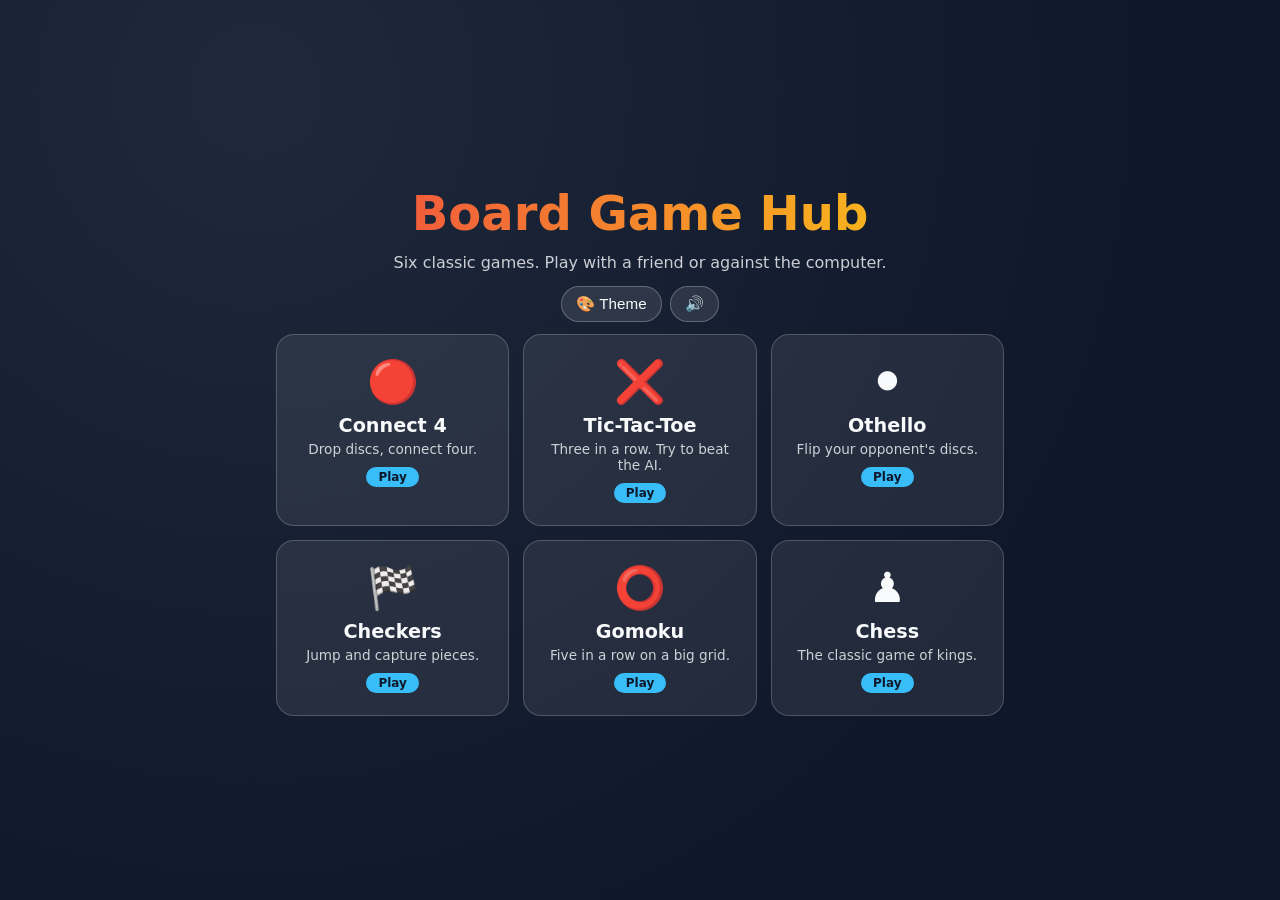
<file: index.html>
<!DOCTYPE html>
<html lang="en">
<head>
  <meta charset="UTF-8">
  <meta name="viewport" content="width=device-width, initial-scale=1">
  <title>Board Game Hub</title>
  <link rel="stylesheet" href="shared/common.css">
  <link rel="stylesheet" href="hub.css">
</head>
<body>
  <main>
    <h1>Board Game Hub</h1>
    <p class="sub">Six classic games. Play with a friend or against the computer.</p>
    <div class="controls">
      <button id="theme" class="ghost-btn">🎨 Theme</button>
      <button id="sound" class="ghost-btn">🔊</button>
    </div>
    <div class="grid" id="games"></div>
  </main>
  <script src="shared/common.js"></script>
  <script src="hub.js"></script>
</body>
</html>
</file>
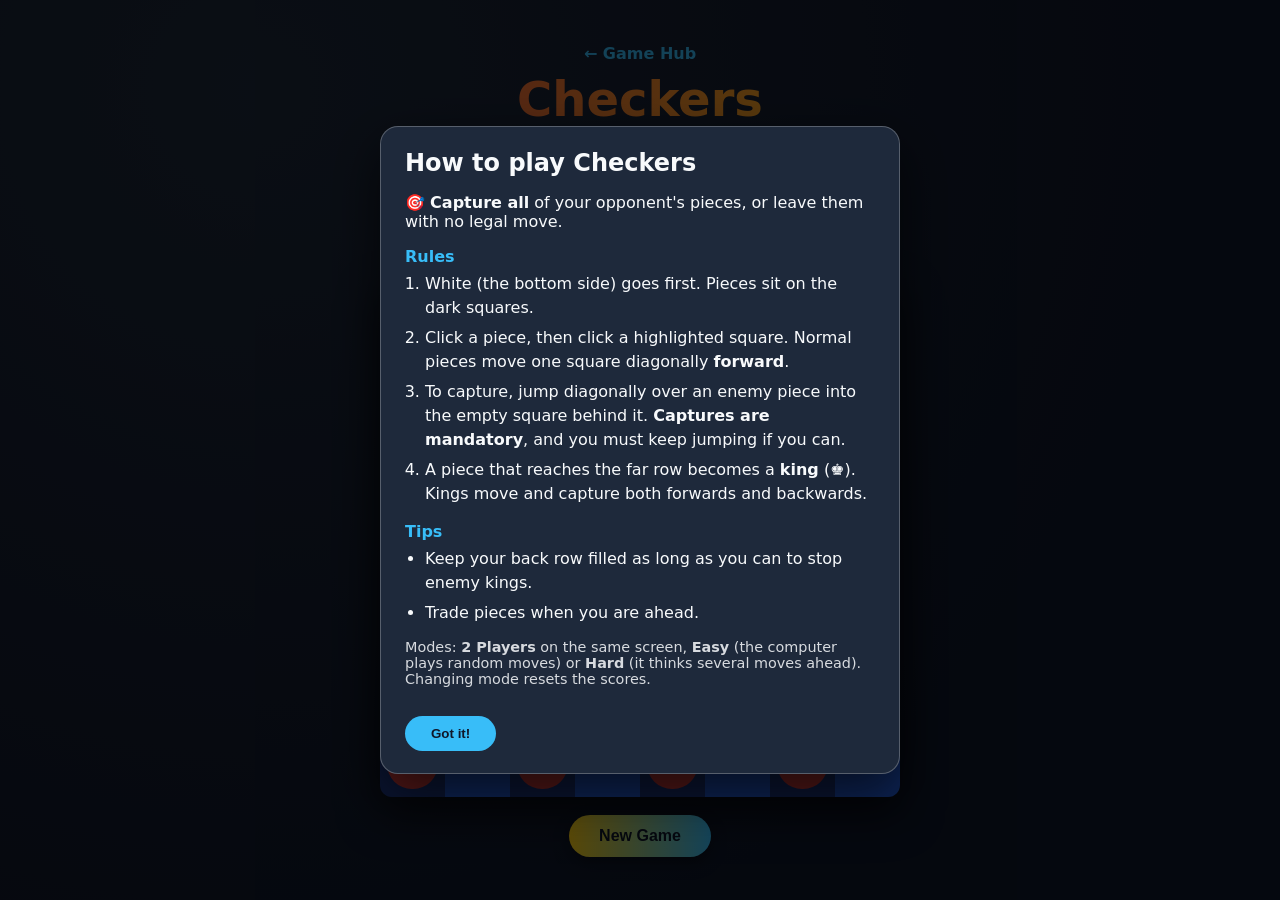
<file: games/checkers/index.html>
<!DOCTYPE html>
<html lang="en">
<head>
  <meta charset="UTF-8">
  <meta name="viewport" content="width=device-width, initial-scale=1">
  <title>Checkers</title>
  <link rel="stylesheet" href="../../shared/common.css">
  <link rel="stylesheet" href="../../shared/board.css">
</head>
<body>
  <main>
    <a class="back" href="../../index.html">← Game Hub</a>
    <h1>Checkers</h1>
    <div class="controls">
      <select id="mode" aria-label="Game mode">
        <option value="2p">2 Players</option>
        <option value="easy">vs Computer (Easy)</option>
        <option value="hard">vs Computer (Hard)</option>
      </select>
      <button id="theme" class="ghost-btn">🎨 Theme</button>
      <button id="sound" class="ghost-btn">🔊</button>
    </div>
    <div id="scores"></div>
    <p id="status"></p>
    <div id="board" class="gb"></div>
    <button id="restart" class="primary">New Game</button>
  </main>
  <script src="../../shared/common.js"></script>
  <script src="../../shared/board.js"></script>
  <script src="script.js"></script>
  <script src="../../shared/help.js"></script>
</body>
</html>
</file>
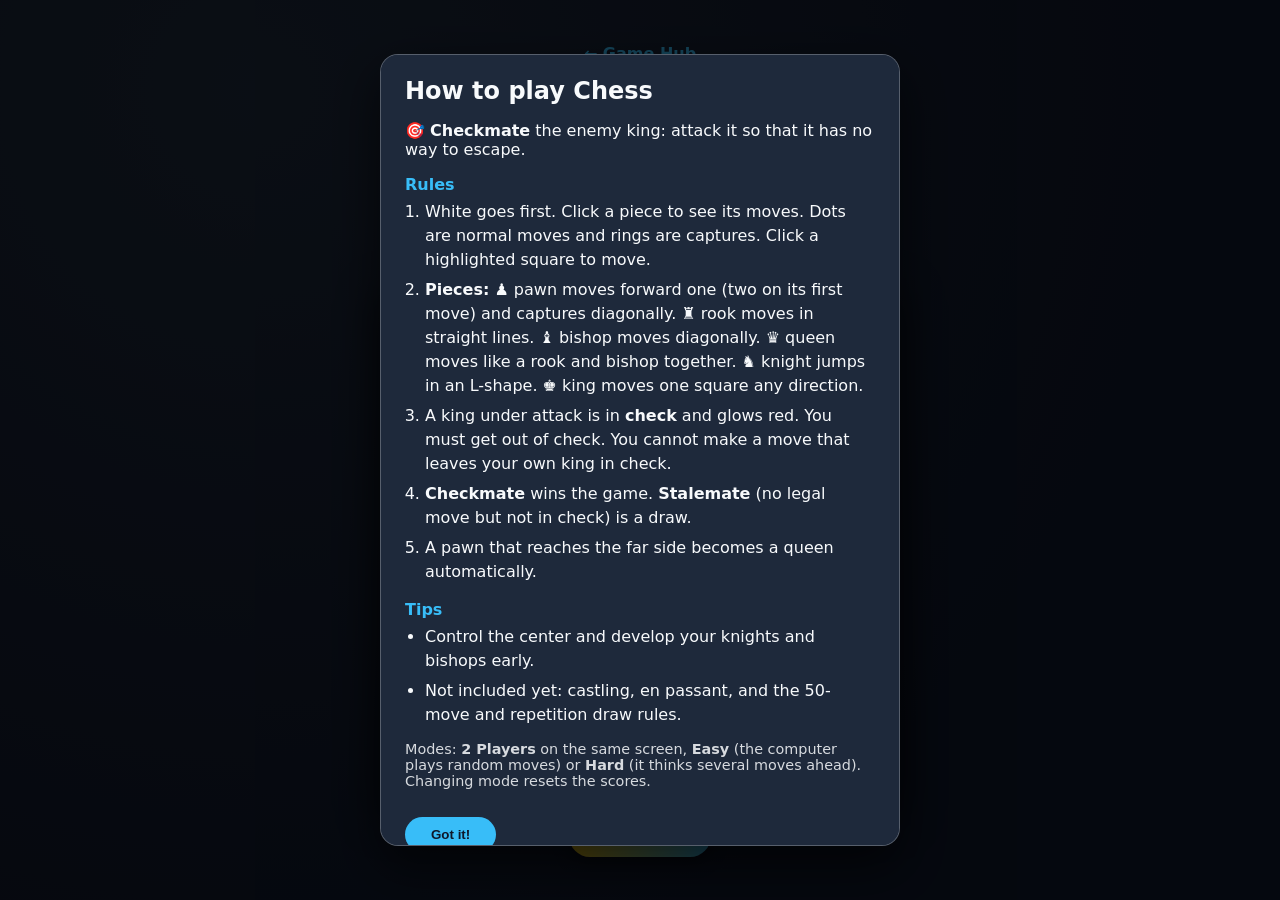
<file: games/chess/index.html>
<!DOCTYPE html>
<html lang="en">
<head>
  <meta charset="UTF-8">
  <meta name="viewport" content="width=device-width, initial-scale=1">
  <title>Chess</title>
  <link rel="stylesheet" href="../../shared/common.css">
  <link rel="stylesheet" href="../../shared/board.css">
</head>
<body>
  <main>
    <a class="back" href="../../index.html">← Game Hub</a>
    <h1>Chess</h1>
    <div class="controls">
      <select id="mode" aria-label="Game mode">
        <option value="2p">2 Players</option>
        <option value="easy">vs Computer (Easy)</option>
        <option value="hard">vs Computer (Hard)</option>
      </select>
      <button id="theme" class="ghost-btn">🎨 Theme</button>
      <button id="sound" class="ghost-btn">🔊</button>
    </div>
    <div id="scores"></div>
    <p id="status"></p>
    <div id="board" class="gb"></div>
    <button id="restart" class="primary">New Game</button>
  </main>
  <script src="../../shared/common.js"></script>
  <script src="../../shared/board.js"></script>
  <script src="script.js"></script>
  <script src="../../shared/help.js"></script>
</body>
</html>
</file>
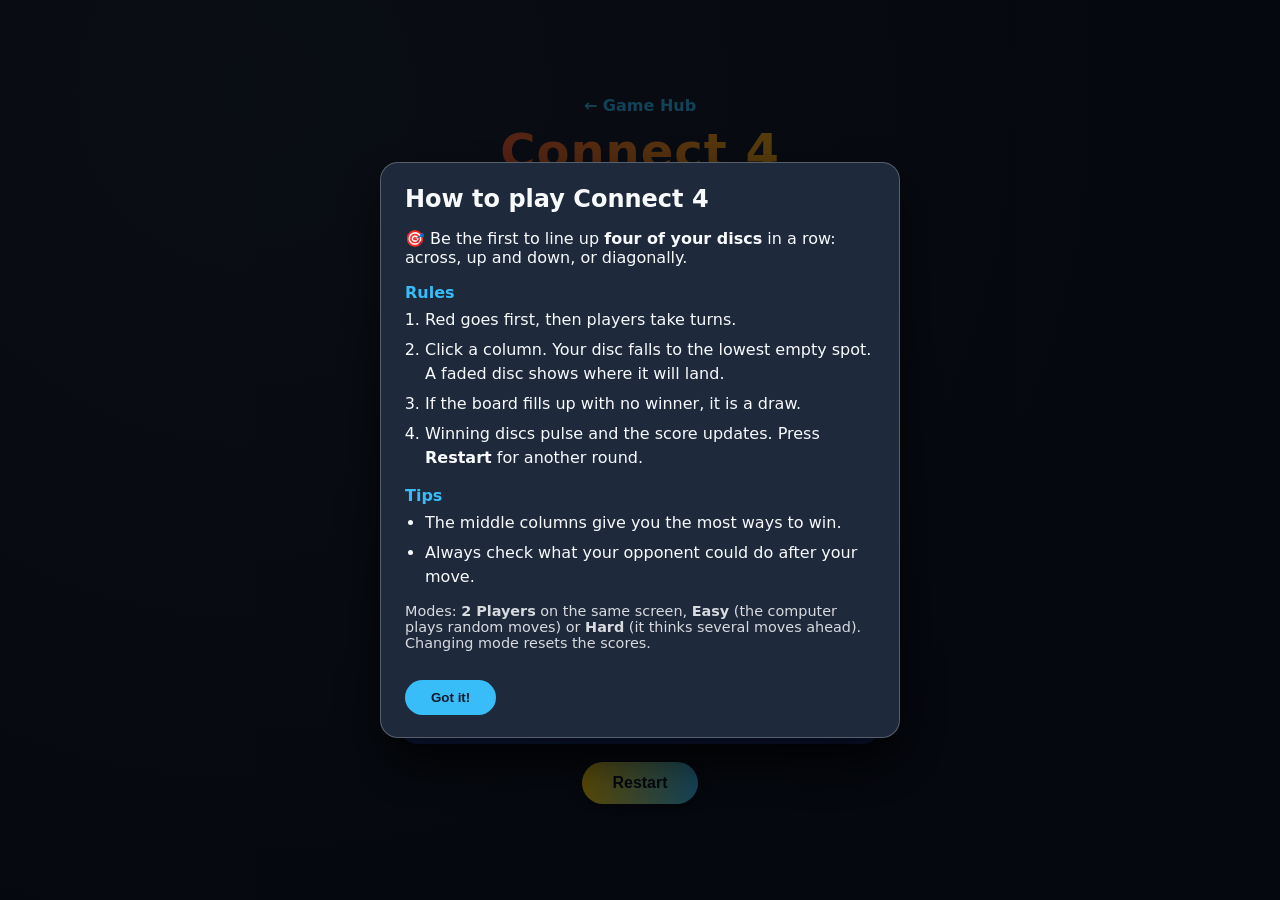
<file: games/connect4/index.html>
<!DOCTYPE html>
<html lang="en">
<head>
  <meta charset="UTF-8">
  <meta name="viewport" content="width=device-width, initial-scale=1">
  <title>Connect 4</title>
  <link rel="stylesheet" href="style.css">
</head>
<body>
  <canvas id="confetti"></canvas>
  <main>
    <a class="back" href="../../index.html">← Game Hub</a>
    <h1>Connect 4</h1>
    <div class="controls">
      <select id="mode" aria-label="Game mode">
        <option value="2p">2 Players</option>
        <option value="easy">vs Computer (Easy)</option>
        <option value="hard">vs Computer (Hard)</option>
      </select>
      <button id="theme" class="ghost-btn" title="Change theme">🎨 Theme</button>
      <button id="sound" class="ghost-btn" title="Sound on/off">🔊</button>
    </div>
    <div id="scores"></div>
    <p id="status"></p>
    <div id="board" role="grid" aria-label="Connect 4 board"></div>
    <button id="restart">Restart</button>
  </main>
  <script src="script.js"></script>
  <script src="../../shared/help.js"></script>
</body>
</html>
</file>
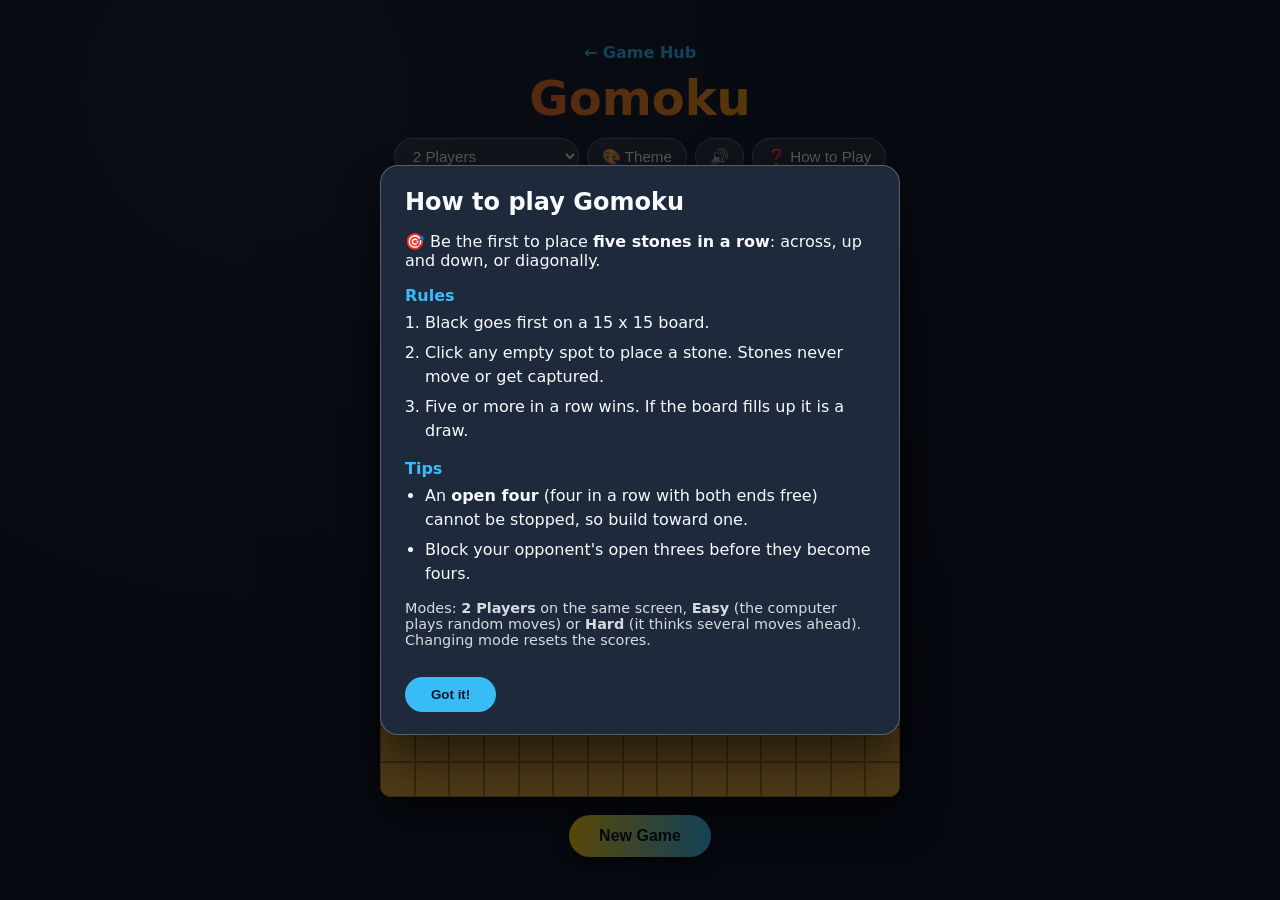
<file: games/gomoku/index.html>
<!DOCTYPE html>
<html lang="en">
<head>
  <meta charset="UTF-8">
  <meta name="viewport" content="width=device-width, initial-scale=1">
  <title>Gomoku</title>
  <link rel="stylesheet" href="../../shared/common.css">
  <link rel="stylesheet" href="../../shared/board.css">
</head>
<body>
  <main>
    <a class="back" href="../../index.html">← Game Hub</a>
    <h1>Gomoku</h1>
    <div class="controls">
      <select id="mode" aria-label="Game mode">
        <option value="2p">2 Players</option>
        <option value="easy">vs Computer (Easy)</option>
        <option value="hard">vs Computer (Hard)</option>
      </select>
      <button id="theme" class="ghost-btn">🎨 Theme</button>
      <button id="sound" class="ghost-btn">🔊</button>
    </div>
    <div id="scores"></div>
    <p id="status"></p>
    <div id="board" class="gb"></div>
    <button id="restart" class="primary">New Game</button>
  </main>
  <script src="../../shared/common.js"></script>
  <script src="../../shared/board.js"></script>
  <script src="script.js"></script>
  <script src="../../shared/help.js"></script>
</body>
</html>
</file>
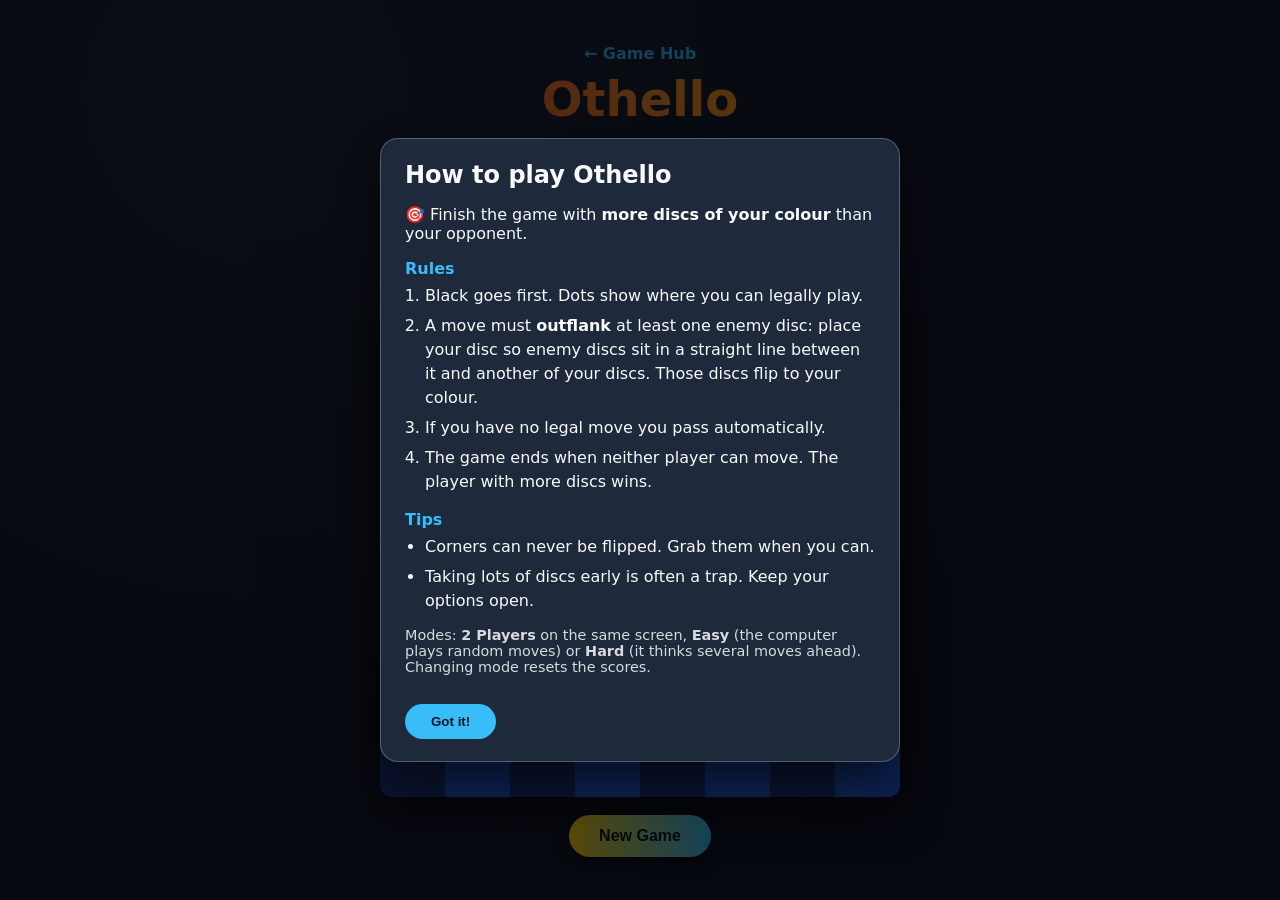
<file: games/othello/index.html>
<!DOCTYPE html>
<html lang="en">
<head>
  <meta charset="UTF-8">
  <meta name="viewport" content="width=device-width, initial-scale=1">
  <title>Othello</title>
  <link rel="stylesheet" href="../../shared/common.css">
  <link rel="stylesheet" href="../../shared/board.css">
</head>
<body>
  <main>
    <a class="back" href="../../index.html">← Game Hub</a>
    <h1>Othello</h1>
    <div class="controls">
      <select id="mode" aria-label="Game mode">
        <option value="2p">2 Players</option>
        <option value="easy">vs Computer (Easy)</option>
        <option value="hard">vs Computer (Hard)</option>
      </select>
      <button id="theme" class="ghost-btn">🎨 Theme</button>
      <button id="sound" class="ghost-btn">🔊</button>
    </div>
    <div id="scores"></div>
    <p id="status"></p>
    <div id="board" class="gb"></div>
    <button id="restart" class="primary">New Game</button>
  </main>
  <script src="../../shared/common.js"></script>
  <script src="../../shared/board.js"></script>
  <script src="script.js"></script>
  <script src="../../shared/help.js"></script>
</body>
</html>
</file>
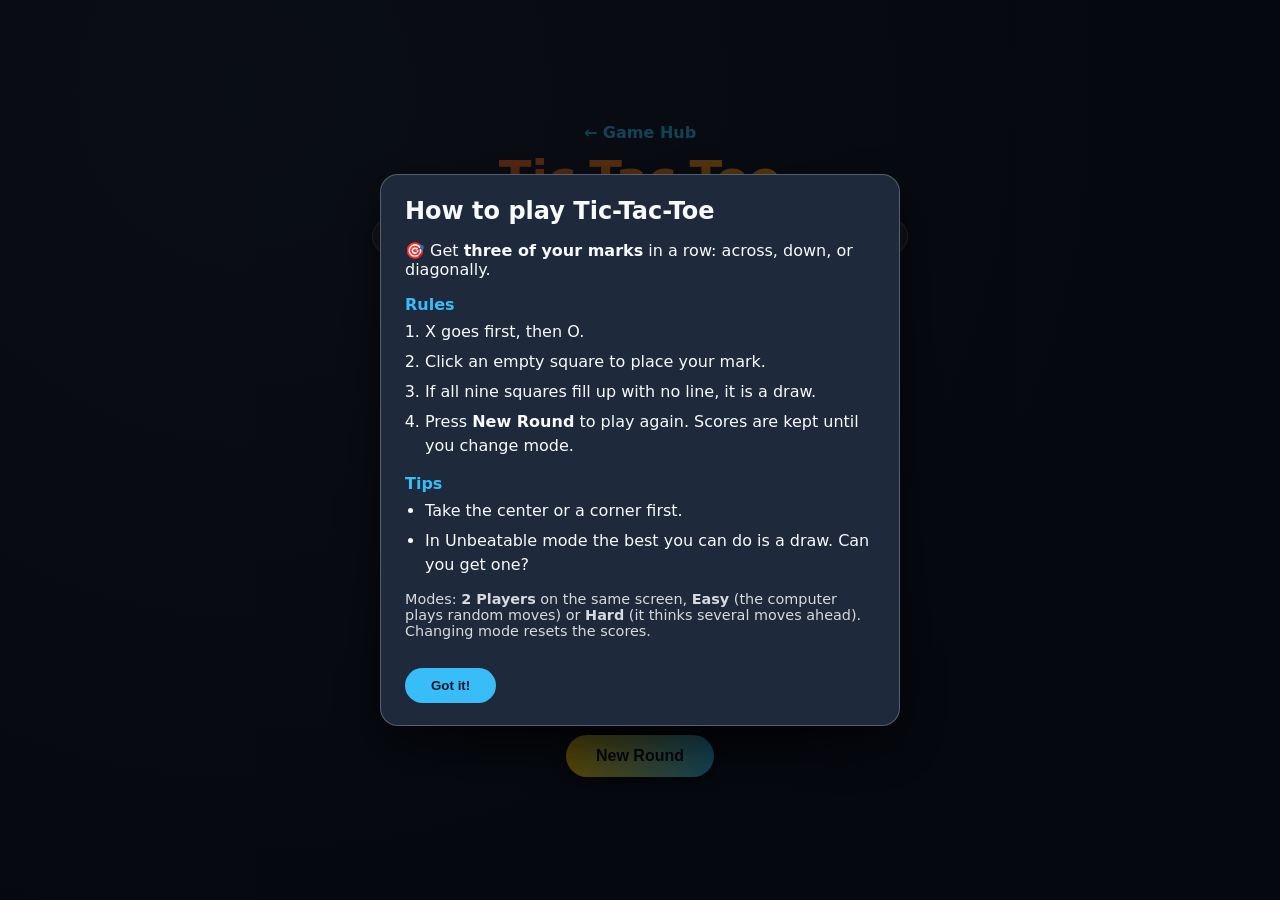
<file: games/tictactoe/index.html>
<!DOCTYPE html>
<html lang="en">
<head>
  <meta charset="UTF-8">
  <meta name="viewport" content="width=device-width, initial-scale=1">
  <title>Tic-Tac-Toe</title>
  <link rel="stylesheet" href="../../shared/common.css">
  <link rel="stylesheet" href="style.css">
</head>
<body>
  <main>
    <a class="back" href="../../index.html">← Game Hub</a>
    <h1>Tic-Tac-Toe</h1>
    <div class="controls">
      <select id="mode" aria-label="Game mode">
        <option value="2p">2 Players</option>
        <option value="easy">vs Computer (Easy)</option>
        <option value="hard">vs Computer (Unbeatable)</option>
      </select>
      <button id="theme" class="ghost-btn">🎨 Theme</button>
      <button id="sound" class="ghost-btn">🔊</button>
    </div>
    <div id="scores"></div>
    <p id="status"></p>
    <div id="board" role="grid" aria-label="Tic-Tac-Toe board"></div>
    <button id="restart" class="primary">New Round</button>
  </main>
  <script src="../../shared/common.js"></script>
  <script src="script.js"></script>
  <script src="../../shared/help.js"></script>
</body>
</html>
</file>
<file: shared/common.css>
:root, body[data-theme="classic"] { --bg1:#0f172a; --bg2:#1e293b; --board:#2563eb; --board-dark:#1e3a8a; --hole:#0b1226; --red:#ef4444; --yellow:#facc15; --text:#f8fafc; --accent:#38bdf8; }
body[data-theme="neon"] { --bg1:#0a0014; --bg2:#2a0845; --board:#7c3aed; --board-dark:#4c1d95; --hole:#12001f; --red:#ff2d95; --yellow:#22f5c8; --text:#fdf4ff; --accent:#e879f9; }
body[data-theme="sunset"] { --bg1:#3b0d2e; --bg2:#c2410c; --board:#be123c; --board-dark:#7f1d1d; --hole:#2a0a14; --red:#fde047; --yellow:#38bdf8; --text:#fff7ed; --accent:#fdba74; }
* { box-sizing: border-box; }
body { margin: 0; min-height: 100vh; display: grid; place-items: center; color: var(--text);
  background: radial-gradient(circle at 20% 10%, var(--bg2), var(--bg1) 70%) fixed; font-family: system-ui, "Segoe UI", sans-serif; }
main { text-align: center; padding: 16px; width: min(94vw, 760px); }
h1 { margin: 0 0 12px; font-size: clamp(2rem, 7vw, 3rem);
  background: linear-gradient(90deg, var(--red), var(--yellow)); -webkit-background-clip: text; background-clip: text; color: transparent; }
.back { display: inline-block; margin-bottom: 8px; color: var(--accent); text-decoration: none; font-weight: 600; }
.back:hover { text-decoration: underline; }
.controls { display: flex; gap: 8px; justify-content: center; flex-wrap: wrap; margin-bottom: 12px; }
select, .ghost-btn { padding: 8px 14px; border-radius: 999px; font-size: 0.95rem; cursor: pointer; color: var(--text);
  background: rgba(255,255,255,0.1); border: 1px solid rgba(255,255,255,0.25); }
select option { color: #111; }
.ghost-btn:hover, select:hover { background: rgba(255,255,255,0.2); }
#scores { display: flex; gap: 8px; justify-content: center; flex-wrap: wrap; margin-bottom: 6px; }
.chip { padding: 6px 14px; border-radius: 999px; background: rgba(255,255,255,0.1); border: 1px solid rgba(255,255,255,0.2); }
.chip b { margin-left: 4px; }
#status { font-size: 1.25rem; font-weight: 600; min-height: 1.8em; margin: 8px 0 12px; }
.primary { padding: 12px 30px; font-size: 1rem; font-weight: 600; border: 0; border-radius: 999px; cursor: pointer;
  color: #0f172a; background: linear-gradient(90deg, var(--yellow), var(--accent)); box-shadow: 0 6px 16px rgba(0,0,0,0.35); }
#confetti { position: fixed; inset: 0; pointer-events: none; z-index: 10; }
@media (prefers-reduced-motion: reduce) { * { animation-duration: 0.01s !important; } }
</file>
<file: hub.css>
.sub { opacity: 0.8; margin: 0 0 14px; }
.grid { display: grid; grid-template-columns: repeat(auto-fit, minmax(210px, 1fr)); gap: 14px; margin-top: 10px; }
.card { display: block; padding: 22px 16px; border-radius: 18px; text-decoration: none; color: var(--text);
  background: rgba(255,255,255,0.08); border: 1px solid rgba(255,255,255,0.2); transition: transform 0.15s, background 0.15s; }
a.card:hover { transform: translateY(-4px); background: rgba(255,255,255,0.16); }
.card .icon { font-size: 2.6rem; }
.card h2 { margin: 8px 0 4px; font-size: 1.2rem; }
.card p { margin: 0; font-size: 0.85rem; opacity: 0.8; }
.card .tag { display: inline-block; margin-top: 10px; padding: 3px 12px; border-radius: 999px; font-size: 0.75rem; font-weight: 600; background: var(--accent); color: #0f172a; }
.card.soon { opacity: 0.5; cursor: default; }
.card.soon .tag { background: rgba(255,255,255,0.25); color: var(--text); }
</file>
<file: shared/board.css>
.gb { display: grid; grid-template-columns: repeat(var(--n), 1fr); width: min(94vw, 520px); margin: 0 auto 18px;
  border-radius: 12px; overflow: hidden; box-shadow: 0 18px 40px rgba(0,0,0,.5); user-select: none; }
.sq { aspect-ratio: 1; position: relative; display: grid; place-items: center; cursor: pointer; }
.sq.lt { background: var(--board); } .sq.dk { background: var(--board-dark); }
.pc { width: 78%; height: 78%; border-radius: 50%; display: grid; place-items: center; font-size: clamp(1rem, 5vw, 1.8rem); color: #fff; }
.sq.last .pc { animation: pop .25s; } @keyframes pop { from { transform: scale(.3); } }
.pc.blk { background: radial-gradient(circle at 35% 30%, #666, #000); box-shadow: 0 2px 5px #0008; }
.pc.wht { background: radial-gradient(circle at 35% 30%, #fff, #bbb); box-shadow: 0 2px 5px #0008; }
.pc.p1 { background: radial-gradient(circle at 35% 30%, #fff8, transparent 40%), var(--red); }
.pc.p2 { background: radial-gradient(circle at 35% 30%, #fff8, transparent 40%), var(--yellow); color: #333; }
.pc.ch { background: none; width: 100%; height: 100%; font-size: clamp(1.8rem, 9vw, 3.2rem); line-height: 1; }
.pc.ch.w { color: #fff; text-shadow: 0 0 3px #000, 0 0 3px #000, 0 2px 4px #000; }
.pc.ch.b { color: #111; text-shadow: 0 0 2px #fff9; }
.sq.sel { outline: 3px solid var(--accent); outline-offset: -3px; }
.sq.mv::after { content: ""; position: absolute; width: 28%; height: 28%; border-radius: 50%; background: var(--accent); opacity: .85; }
.sq.mv.cap::after { width: 86%; height: 86%; background: none; border: 4px solid var(--accent); }
.sq.last { box-shadow: inset 0 0 0 3px rgba(255,255,255,.5); }
.sq.chk { background: radial-gradient(circle, #f33 0, transparent 75%), var(--board); }
.gb.gm { background: #d9a441; } .gm .sq { background: #d9a441; border: 1px solid rgba(0,0,0,.3); } .gm .pc { width: 72%; height: 72%; }
</file>
<file: games/connect4/style.css>
:root, body[data-theme="classic"] {
  --bg1: #0f172a; --bg2: #1e293b; --board: #2563eb; --board-dark: #1e3a8a;
  --hole: #0b1226; --red: #ef4444; --yellow: #facc15; --text: #f8fafc; --accent: #38bdf8;
}
body[data-theme="neon"] {
  --bg1: #0a0014; --bg2: #2a0845; --board: #7c3aed; --board-dark: #4c1d95;
  --hole: #12001f; --red: #ff2d95; --yellow: #22f5c8; --text: #fdf4ff; --accent: #e879f9;
}
body[data-theme="sunset"] {
  --bg1: #3b0d2e; --bg2: #c2410c; --board: #be123c; --board-dark: #7f1d1d;
  --hole: #2a0a14; --red: #fde047; --yellow: #38bdf8; --text: #fff7ed; --accent: #fdba74;
}
* { box-sizing: border-box; }
body { margin: 0; min-height: 100vh; display: grid; place-items: center; color: var(--text);
  background: radial-gradient(circle at 20% 10%, var(--bg2), var(--bg1) 70%) fixed;
  font-family: system-ui, "Segoe UI", sans-serif; transition: background 0.4s; }
main { text-align: center; padding: 16px; }
h1 { margin: 0 0 12px; font-size: clamp(2rem, 7vw, 3rem); letter-spacing: 1px;
  background: linear-gradient(90deg, var(--red), var(--yellow)); -webkit-background-clip: text;
  background-clip: text; color: transparent; }
.controls { display: flex; gap: 8px; justify-content: center; flex-wrap: wrap; margin-bottom: 12px; }
select, .ghost-btn { padding: 8px 14px; border-radius: 999px; font-size: 0.95rem; cursor: pointer;
  color: var(--text); background: rgba(255,255,255,0.1); border: 1px solid rgba(255,255,255,0.25);
  backdrop-filter: blur(6px); }
select option { color: #111; }
.ghost-btn:hover, select:hover { background: rgba(255,255,255,0.2); }
#scores { display: flex; gap: 8px; justify-content: center; flex-wrap: wrap; margin-bottom: 6px; }
.chip { padding: 6px 14px; border-radius: 999px; background: rgba(255,255,255,0.1);
  border: 1px solid rgba(255,255,255,0.2); font-size: 0.95rem; }
.chip b { font-size: 1.1rem; margin-left: 4px; }
#status { font-size: 1.25rem; font-weight: 600; min-height: 1.8em; margin: 8px 0 12px; }
#status[data-turn="1"]::before, #status[data-turn="2"]::before { content: ""; display: inline-block;
  width: 14px; height: 14px; border-radius: 50%; margin-right: 8px; vertical-align: -1px; }
#status[data-turn="1"]::before { background: var(--red); box-shadow: 0 0 10px var(--red); }
#status[data-turn="2"]::before { background: var(--yellow); box-shadow: 0 0 10px var(--yellow); }
#board { display: grid; grid-template-columns: repeat(7, 1fr); gap: 8px; padding: 14px;
  width: min(92vw, 480px); margin: 0 auto 18px; border-radius: 18px;
  background: linear-gradient(160deg, var(--board), var(--board-dark));
  box-shadow: 0 18px 40px rgba(0,0,0,0.5), inset 0 2px 0 rgba(255,255,255,0.25); }
#board.won { animation: glow 1.2s ease-in-out infinite alternate; }
@keyframes glow { to { box-shadow: 0 18px 50px rgba(0,0,0,0.5), 0 0 40px var(--accent); } }
.cell { aspect-ratio: 1; border-radius: 50%; position: relative; cursor: pointer; background: var(--hole);
  box-shadow: inset 0 5px 10px rgba(0,0,0,0.6); }
.cell.p1, .cell.p2 { box-shadow: inset 0 -4px 8px rgba(0,0,0,0.35), 0 0 8px rgba(0,0,0,0.4); }
.cell.p1 { background: radial-gradient(circle at 35% 30%, rgba(255,255,255,0.55), transparent 38%), var(--red); }
.cell.p2 { background: radial-gradient(circle at 35% 30%, rgba(255,255,255,0.55), transparent 38%), var(--yellow); }
.cell.ghost.g1 { background: var(--red); opacity: 0.35; }
.cell.ghost.g2 { background: var(--yellow); opacity: 0.35; }
.cell.drop { z-index: 2; animation: drop 0.55s; }
@keyframes drop {
  from { transform: translateY(calc(var(--drop) * -112%)); animation-timing-function: ease-in; }
  65%  { transform: translateY(0); animation-timing-function: ease-out; }
  80%  { transform: translateY(-7%); animation-timing-function: ease-in; }
  to   { transform: translateY(0); }
}
.cell.win { animation: pulse 0.8s 0.3s infinite alternate; box-shadow: 0 0 16px 4px #fff; }
.cell.win.drop { animation: drop 0.55s, pulse 0.8s 0.6s infinite alternate; }
@keyframes pulse { to { transform: scale(0.82); filter: brightness(1.3); } }
#restart { padding: 12px 30px; font-size: 1rem; font-weight: 600; border: 0; border-radius: 999px;
  cursor: pointer; color: #0f172a; background: linear-gradient(90deg, var(--yellow), var(--accent));
  box-shadow: 0 6px 16px rgba(0,0,0,0.35); transition: transform 0.15s; }
#restart:hover { transform: translateY(-2px); }
#restart:active { transform: scale(0.96); }
#confetti { position: fixed; inset: 0; pointer-events: none; z-index: 10; }
@media (prefers-reduced-motion: reduce) { * { animation-duration: 0.01s !important; } }

.back { display: inline-block; margin-bottom: 8px; color: var(--accent); text-decoration: none; font-weight: 600; }
.back:hover { text-decoration: underline; }
</file>
<file: games/tictactoe/style.css>
#board { display: grid; grid-template-columns: repeat(3, 1fr); gap: 10px; width: min(88vw, 360px); margin: 0 auto 18px;
  padding: 12px; border-radius: 18px; background: linear-gradient(160deg, var(--board), var(--board-dark)); box-shadow: 0 18px 40px rgba(0,0,0,0.5); }
.sq { aspect-ratio: 1; border: 0; border-radius: 14px; font-size: clamp(2.5rem, 14vw, 4rem); font-weight: 800; cursor: pointer;
  background: var(--hole); color: var(--text); box-shadow: inset 0 4px 10px rgba(0,0,0,0.6); }
.sq:hover:not(:disabled) { filter: brightness(1.4); }
.sq.X { color: var(--red); text-shadow: 0 0 14px var(--red); }
.sq.O { color: var(--yellow); text-shadow: 0 0 14px var(--yellow); }
.sq.pop { animation: pop 0.25s; }
.sq.win { animation: pulse 0.8s infinite alternate; box-shadow: 0 0 18px 4px #fff; }
@keyframes pop { from { transform: scale(0.3); } }
@keyframes pulse { to { transform: scale(0.88); filter: brightness(1.3); } }
</file>
